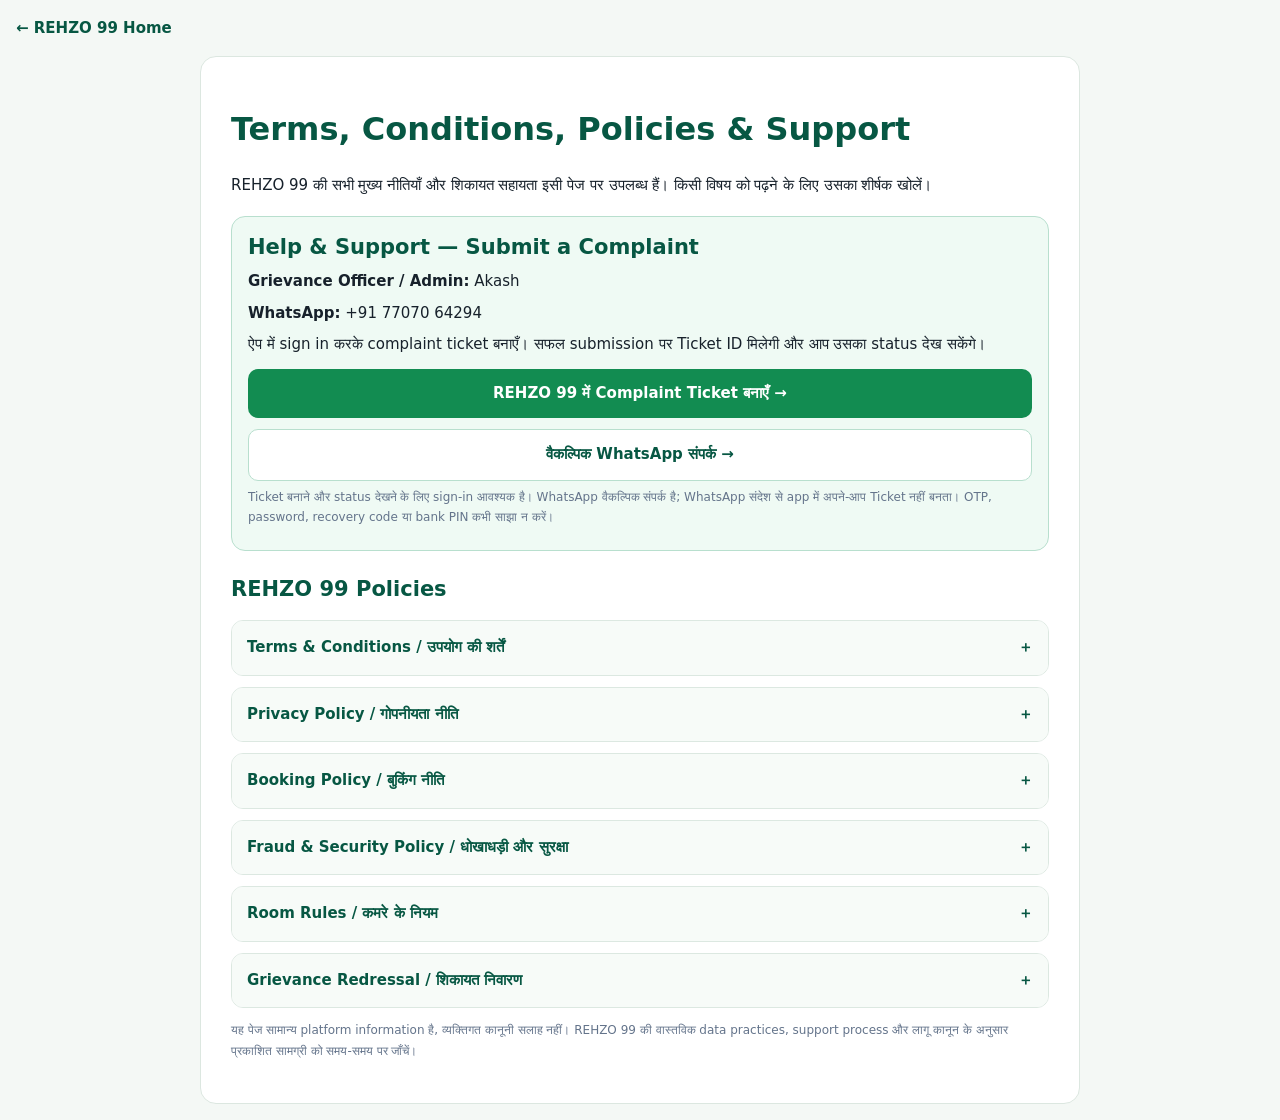
<file: legal.html>
<!doctype html>
<html lang="hi">
<head>
<meta charset="utf-8">
<meta name="viewport" content="width=device-width,initial-scale=1">
<meta name="robots" content="index,follow,max-snippet:-1,max-image-preview:large">
<link rel="canonical" href="https://rehzo99.vercel.app/legal">
<meta name="theme-color" content="#044E3B">
<title>Terms, Conditions, Policies &amp; Support — REHZO 99</title>
<meta name="description" content="REHZO 99 की Terms & Conditions, Privacy Policy, Booking Policy, Fraud Security, Room Rules और Grievance Support की आधिकारिक जानकारी एक ही जगह।">
<style>
*{box-sizing:border-box}body{margin:0;padding:16px;background:#f4f8f5;color:#17212b;font:15px/1.7 system-ui,-apple-system,Segoe UI,sans-serif}main{max-width:880px;margin:0 auto;padding:clamp(16px,4vw,30px);background:#fff;border:1px solid #dce7e0;border-radius:16px}a{color:#075743}h1,h2,h3{color:#075743;line-height:1.35}h1{font-size:clamp(24px,5vw,32px)}h2{font-size:21px}h3{font-size:17px}.toplink{display:inline-block;margin:0 0 14px;font-weight:800;text-decoration:none}.support{padding:16px;margin:18px 0 24px;border:1px solid #b8dfce;border-radius:14px;background:#effaf4}.support h2{margin:0 0 8px}.support p{margin:6px 0}.action{display:block;margin-top:11px;padding:12px 15px;border-radius:10px;background:#128c51;color:#fff;text-align:center;text-decoration:none;font-weight:800}.action.secondary{background:#fff;color:#075743;border:1px solid #b8dfce}.policy-item{margin:11px 0;border:1px solid #dce8e1;border-radius:12px;overflow:hidden}.policy-item summary{padding:14px 15px;background:#f7fbf8;color:#075743;font-weight:850;cursor:pointer;list-style:none}.policy-item summary::-webkit-details-marker{display:none}.policy-item summary:after{content:"＋";float:right}.policy-item[open] summary:after{content:"−"}.policy-content{padding:16px;overflow-wrap:anywhere}.policy-content h2{margin-top:22px}.policy-content li{margin:6px 0}.note{font-size:12px;color:#64748b}.updated{font-size:13px;color:#64748b}
</style>
</head>
<body>
<a class="toplink" href="/">← REHZO 99 Home</a>
<main>
<h1>Terms, Conditions, Policies &amp; Support</h1>
<p>REHZO 99 की सभी मुख्य नीतियाँ और शिकायत सहायता इसी पेज पर उपलब्ध हैं। किसी विषय को पढ़ने के लिए उसका शीर्षक खोलें।</p>
<section class="support" id="support" aria-labelledby="support-title">
<h2 id="support-title">Help &amp; Support — Submit a Complaint</h2>
<p><b>Grievance Officer / Admin:</b> Akash</p>
<p><b>WhatsApp:</b> +91 77070 64294</p>
<p>ऐप में sign in करके complaint ticket बनाएँ। सफल submission पर Ticket ID मिलेगी और आप उसका status देख सकेंगे।</p>
<a class="action" href="/?openSupport=1">REHZO 99 में Complaint Ticket बनाएँ →</a>
<a class="action secondary" href="https://wa.me/917707064294" target="_blank" rel="noopener noreferrer">वैकल्पिक WhatsApp संपर्क →</a>
<p class="note">Ticket बनाने और status देखने के लिए sign-in आवश्यक है। WhatsApp वैकल्पिक संपर्क है; WhatsApp संदेश से app में अपने-आप Ticket नहीं बनता। OTP, password, recovery code या bank PIN कभी साझा न करें।</p>
</section>
<h2>REHZO 99 Policies</h2>

<details class="policy-item" id="policy-terms"><summary>Terms &amp; Conditions / उपयोग की शर्तें</summary><article class="policy-content">
<p class="updated"><b>Last updated: 25 November 2026</b></p>
<p>REHZO 99 room, flat, PG और hostel listings देखने तथा booking requests भेजने के लिए एक digital platform है। जब तक अलग लिखित समझौता न हो, REHZO 99 property owner, landlord, tenant, broker, accommodation provider, payment escrow या insurer नहीं है। Rental transaction renter और owner के बीच होता है।</p>
<h3>1. Platform की भूमिका</h3><ul><li>Listing, profile, badge या TRL अपने-आप government verification, ownership certificate, property inspection, safety certificate या payment receipt नहीं है।</li><li>REHZO 99 किसी property के ownership, legality, condition, safety या availability की पूर्ण guarantee नहीं देता। User को स्वतंत्र रूप से जाँच करनी चाहिए।</li><li>App में स्पष्ट payment feature उपलब्ध न होने पर REHZO 99 payment protection या escrow का दावा नहीं करता।</li></ul>
<h3>2. Booking प्रक्रिया</h3><p>Renter booking request भेजता है। Owner request Accept या Reject करता है। Owner के Accept करने के बाद renter को Final Confirm करने का विकल्प मिलता है। Booking केवल renter के Final Confirm करने और server पर confirmation सफल होने के बाद final मानी जाएगी। इसी चरण पर unique 12-digit TRL जारी होता है। केवल request भेजने या owner acceptance से booking final नहीं होती और TRL जारी नहीं होता। App में दिखने वाला server-confirmed status ही निर्णायक है।</p>
<h3>3. User और Owner की जिम्मेदारियाँ</h3><ul><li>सही और अद्यतन जानकारी दें; impersonation, fake listing, forged document या unauthorized photos/data का उपयोग न करें।</li><li>Owner के पास property rent पर देने का वैध अधिकार होना चाहिए। Rent, deposit, extra charges, availability और house rules पहले स्पष्ट करें।</li><li>Renter property, owner authority, rent, deposit, refund conditions और written agreement payment से पहले जाँचे।</li><li>Harassment, threats, discrimination, fake reviews, payment deception, illegal activity और platform abuse निषिद्ध हैं।</li><li>OTP, password, recovery code, UPI PIN या bank credentials किसी के साथ साझा न करें।</li></ul>
<h3>4. Fraud, reports और enforcement</h3><p>किसी user या owner द्वारा किया गया fraud, झूठा दावा, forged document, unauthorized payment demand, harassment या personal-data misuse उस व्यक्ति की जिम्मेदारी है। REHZO 99 report की जाँच कर सकता है, listing hide/remove कर सकता है, account restrict/suspend कर सकता है और कानून के अनुसार competent authorities के साथ सहयोग कर सकता है।</p>
<h3>5. Liability और वैधानिक अधिकार</h3><p>कानून द्वारा अनुमत सीमा तक REHZO 99 indirect या consequential loss के लिए जिम्मेदारी सीमित कर सकता है। कोई clause fraud, wilful misconduct, negligence, data-protection duties, consumer rights या ऐसी liability को समाप्त नहीं करता जिसे लागू कानून के तहत सीमित नहीं किया जा सकता।</p>
<h3>6. Payment</h3><p>वर्तमान में REHZO 99 app में rent/deposit collect करने वाला in-app payment gateway या escrow उपलब्ध नहीं है। Renter और Owner भुगतान की शर्तें सीधे आपस में तय और verify करें। REHZO 99 payment receipt, refund guarantee या payment protection का दावा नहीं करता।</p>
<h3>7. TRL की वैधता और Booking History</h3><p>Final confirmation पर unique 12-digit TRL जारी होता है। TRL जारी होने की तारीख से 24 calendar months तक verification के लिए valid रहेगा; उसके बाद expired होगा। TRL transfer, edit, renew या दोबारा issue नहीं किया जा सकता। Booking History records की retention और deletion लागू privacy/data-retention policy तथा कानूनी आवश्यकताओं के अनुसार होगी। TRL government ID, ownership certificate या payment receipt का विकल्प नहीं है।</p>
<h3>8. Account, suspension और बदलाव</h3><p>Policy violation, suspected fraud, safety risk या lawful request पर REHZO 99 listing/account को review, restrict या suspend कर सकता है। इन Terms में बदलाव होने पर updated version इसी page पर प्रकाशित किया जाएगा।</p>
<h3>9. कानून और शिकायत</h3><p>भारत के लागू कानून वहाँ लागू होंगे जहाँ वे संबंधित user या transaction पर लागू होते हैं। ये Terms किसी mandatory consumer, privacy या अन्य statutory right को समाप्त नहीं करते। शिकायत के लिए <a href="#support">Help &amp; Support</a> देखें।</p>
</article></details>

<details class="policy-item" id="policy-privacy"><summary>Privacy Policy / गोपनीयता नीति</summary><article class="policy-content">
<p class="updated"><b>Last updated: 25 November 2026</b></p>
<p>यह नीति बताती है कि REHZO 99 service इस्तेमाल करते समय कौन-सी जानकारी process हो सकती है। वास्तविक data processing app की live configuration और लागू कानून के अधीन है।</p>
<h3>1. जानकारी जो process हो सकती है</h3><p>नाम, email, phone number, account/profile details, room listing, photos, booking requests, booking status, reports, support correspondence और service/security logs जैसी जानकारी process हो सकती है।</p>
<h3>2. जानकारी का उपयोग</h3><p>Account access, listing दिखाने, booking workflow, owner-renter communication, customer support, fraud prevention, platform security और कानूनी दायित्वों के लिए जानकारी इस्तेमाल हो सकती है।</p>
<h3>3. Sharing</h3><p>Booking या listing workflow के लिए आवश्यक जानकारी संबंधित renter/owner को दिखाई जा सकती है। Hosting, database, authentication और delivery providers सेवा चलाने के लिए data process कर सकते हैं। कानूनी आदेश या गंभीर सुरक्षा घटना में आवश्यक disclosure किया जा सकता है। REHZO 99 personal information बेचने का उद्देश्य नहीं रखता।</p>
<h3>4. Photos और location</h3><p>Room photos public listing का हिस्सा हो सकती हैं और दूसरे लोग उन्हें देख या copy कर सकते हैं। Exact address, phone या map details की visibility app के वास्तविक access controls पर निर्भर करती है। Photos में identity documents, payment details या अन्य sensitive जानकारी upload न करें।</p>
<h3>5. Security</h3><p>REHZO 99 access controls और security measures का उपयोग कर सकता है, लेकिन कोई internet service 100% secure होने की guarantee नहीं दे सकती। Account compromise का संदेह हो तो password सुरक्षित करें और support को report करें।</p>
<h3>6. Retention और आपके अनुरोध</h3><p>जानकारी सेवा उपलब्ध कराने, dispute handling, security और कानूनी आवश्यकताओं के लिए आवश्यक अवधि तक रखी जा सकती है। Applicable law के अधीन आप access, correction या deletion request कर सकते हैं; कुछ records कानून या legitimate security needs के कारण retain हो सकते हैं।</p>
<h3>7. संपर्क</h3><p>Privacy से जुड़े प्रश्न या शिकायत के लिए <a href="#support">Help &amp; Support</a> का उपयोग करें।</p>
</article></details>

<details class="policy-item" id="policy-booking-policy"><summary>Booking Policy / बुकिंग नीति</summary><article class="policy-content">
<p class="updated"><b>Last updated: 25 November 2026</b></p>
<h3>1. Request और confirmation</h3><ol><li>Renter listing चुनकर booking request भेजता है।</li><li>Owner request Accept या Reject करता है।</li><li>Accept होने पर renter app में Final Confirm या उपलब्ध rejection option चुनता है।</li><li>Final Confirm सफल होने पर booking confirmed होती है और 12-digit TRL जारी होता है।</li></ol>
<h3>2. पहले confirmation का नियम</h3><p>एक listing के लिए एक ही booking को final confirmed किया जा सकता है। Server पर सफल final confirmation पहले दर्ज होने वाला request उपलब्धता के अनुसार प्राथमिक होगा। स्क्रीन पर pending या accepted दिखना final confirmation नहीं है।</p>
<h3>3. Contact details</h3><p>Booking के दौरान contact details की visibility app के booking state और लागू privacy controls के अनुसार होगी। User को केवल app में दिखने वाले confirmed status पर भरोसा करना चाहिए।</p>
<h3>4. Rent और deposit</h3><p>Rent, security deposit, advance, refund, cancellation charges और move-in terms renter तथा owner के बीच स्पष्ट रूप से तय होने चाहिए। भुगतान से पहले लिखित शर्तें लें। REHZO 99 वर्तमान में payment escrow या refund guarantee उपलब्ध नहीं कराता।</p>
<h3>5. Cancellation और disputes</h3><p>Cancellation या बदलाव के लिए app में उपलब्ध workflow इस्तेमाल करें और owner से लिखित पुष्टि लें। Payment, deposit या property dispute में संबंधित evidence सुरक्षित रखें और आवश्यकता होने पर उचित consumer/legal authority से संपर्क करें।</p>
<h3>6. TRL</h3><p>TRL केवल final confirmation पर जारी होने वाला platform reference है। इसकी validity issue date से 24 calendar months है। TRL ownership, identity या payment का प्रमाण नहीं है।</p>
<h3>7. Booking history retention</h3><p>Confirmed booking history is retained during an active stay and for 24 calendar months after the scheduled stay ends. Pending or owner-accepted requests may be retained for up to 24 calendar months from creation; rejected or cancelled requests are retained for 24 calendar months from the final decision. After the applicable retention period, personal booking details are deleted through the scheduled retention process. A minimal non-identifying TRL verification marker may remain so an expired TRL can still be recognized.</p>
</article></details>

<details class="policy-item" id="policy-fraud-security"><summary>Fraud &amp; Security Policy / धोखाधड़ी और सुरक्षा</summary><article class="policy-content">
<p class="updated"><b>Last updated: 25 November 2026</b></p>
<h3>Fraud से बचने के तरीके</h3><ul><li>Property को जहाँ संभव हो personally visit करें और owner/authorized representative की पहचान जाँचें।</li><li>Property ownership या rent पर देने का अधिकार independently verify करें।</li><li>Visit और written agreement से पहले दबाव में advance/deposit न भेजें।</li><li>Payment केवल independently verified recipient को करें और receipt लें।</li><li>OTP, password, UPI PIN, CVV, recovery code या bank login कभी साझा न करें।</li><li>असामान्य रूप से कम rent, जल्दी payment का दबाव, नकली documents या केवल online deal पर सतर्क रहें।</li></ul>
<h3>Report कैसे करें</h3><p>संदिग्ध listing, fake identity, payment fraud, harassment या security issue को app के report/support विकल्प से report करें। Complaint ticket बनाने पर Ticket ID सुरक्षित रखें। वैकल्पिक WhatsApp संपर्क <a href="https://wa.me/917707064294" target="_blank" rel="noopener noreferrer">यहाँ उपलब्ध है</a>; WhatsApp message अपने-आप app ticket नहीं बनाता।</p>
<h3>REHZO 99 की कार्रवाई</h3><p>REHZO 99 reports review कर सकता है, अतिरिक्त जानकारी माँग सकता है, listing/account restrict कर सकता है और कानून के अनुसार evidence preserve या authorities के साथ share कर सकता है। किसी report का परिणाम जाँच पर निर्भर करेगा। तत्काल खतरे या वित्तीय cyber fraud में स्थानीय police/cybercrime authority से तुरंत संपर्क करें।</p>
</article></details>

<details class="policy-item" id="policy-room-rules"><summary>Room Rules / कमरे के नियम</summary><article class="policy-content">
<p class="updated"><b>Last updated: 25 November 2026</b></p>
<p>हर property के owner द्वारा बताए गए lawful house rules, building rules और लागू स्थानीय कानून का पालन करें। Booking से पहले सभी नियम लिखित रूप में स्पष्ट कर लें।</p>
<h3>Renter के लिए</h3><ul><li>Rent और deposit की due dates तथा payment method पहले तय करें।</li><li>Guest, visitor, noise, smoking, pets, parking और shared-space rules की पुष्टि करें।</li><li>Property और सामान का उचित ध्यान रखें; नुकसान होने पर owner को सूचित करें।</li><li>किसी अन्य resident की privacy और safety का सम्मान करें।</li><li>Illegal activity, harassment, violence या property misuse न करें।</li></ul>
<h3>Owner के लिए</h3><ul><li>Rent, deposit, utility charges, facilities और restrictions स्पष्ट लिखें।</li><li>Room की वास्तविक photos और सही availability दें।</li><li>Renter की privacy का सम्मान करें; lawful notice और consent के बिना occupied private space में प्रवेश न करें, सिवाय वास्तविक emergency या कानून द्वारा अनुमत स्थिति के।</li><li>भेदभाव, धमकी, उत्पीड़न या अवैध eviction न करें।</li><li>Security deposit deductions और refund conditions पहले स्पष्ट करें।</li></ul>
<p>ये सामान्य platform guidelines हैं। इनके अतिरिक्त लागू tenancy agreement और स्थानीय कानून प्रभावी रहेंगे।</p>
</article></details>

<details class="policy-item" id="policy-grievance"><summary>Grievance Redressal / शिकायत निवारण</summary><article class="policy-content">
<p class="updated"><b>Last updated: 25 November 2026</b></p>
<p>Account, listing, booking, fraud, safety, privacy या platform से जुड़ी शिकायत के लिए REHZO 99 का in-app complaint form प्राथमिक माध्यम है।</p>
<h3>Grievance Officer</h3><p><b>Name:</b> Akash<br><b>Contact:</b> +91 77070 64294 (WhatsApp)</p>
<h3>App में Ticket ID के साथ शिकायत</h3><ol><li>REHZO 99 app में sign in करें।</li><li>Help &amp; Support में Submit a Complaint खोलें।</li><li>समस्या का विवरण और उपलब्ध evidence दें।</li><li>Submission सफल होने पर मिलने वाली Ticket ID सुरक्षित रखें।</li><li>App में अपनी complaint का status देखें। केवल signed-in user अपनी complaints देख सकता है।</li></ol>
<h3>वैकल्पिक WhatsApp संपर्क</h3><p><a href="https://wa.me/917707064294" target="_blank" rel="noopener noreferrer">WhatsApp पर Grievance Officer से संपर्क करें</a>। WhatsApp message app में अपने-आप Ticket ID या in-app complaint नहीं बनाता। WhatsApp पर भेजी शिकायत का अलग से follow-up आवश्यक हो सकता है।</p>
<h3>शिकायत में क्या दें</h3><ul><li>नाम और User/Owner ID, यदि उपलब्ध हो</li><li>संबंधित Listing ID या TRL, यदि लागू हो</li><li>घटना की तारीख और स्पष्ट विवरण</li><li>सहायक screenshot या evidence; OTP, password, recovery code या bank PIN नहीं</li></ul>
<h3>निवारण</h3><p>शिकायतों की acknowledgement और निवारण लागू कानून के अनुसार किया जाएगा। जहाँ Information Technology Rules लागू हों, वहाँ निर्धारित समय-सीमाओं का पालन किया जाएगा। किसी urgent complaint पर लागू कानून की विशेष समय-सीमा प्रभावी होगी।</p>
</article></details>

<p class="note">यह पेज सामान्य platform information है, व्यक्तिगत कानूनी सलाह नहीं। REHZO 99 की वास्तविक data practices, support process और लागू कानून के अनुसार प्रकाशित सामग्री को समय-समय पर जाँचें।</p>
</main>
</body>
</html>
</file>
